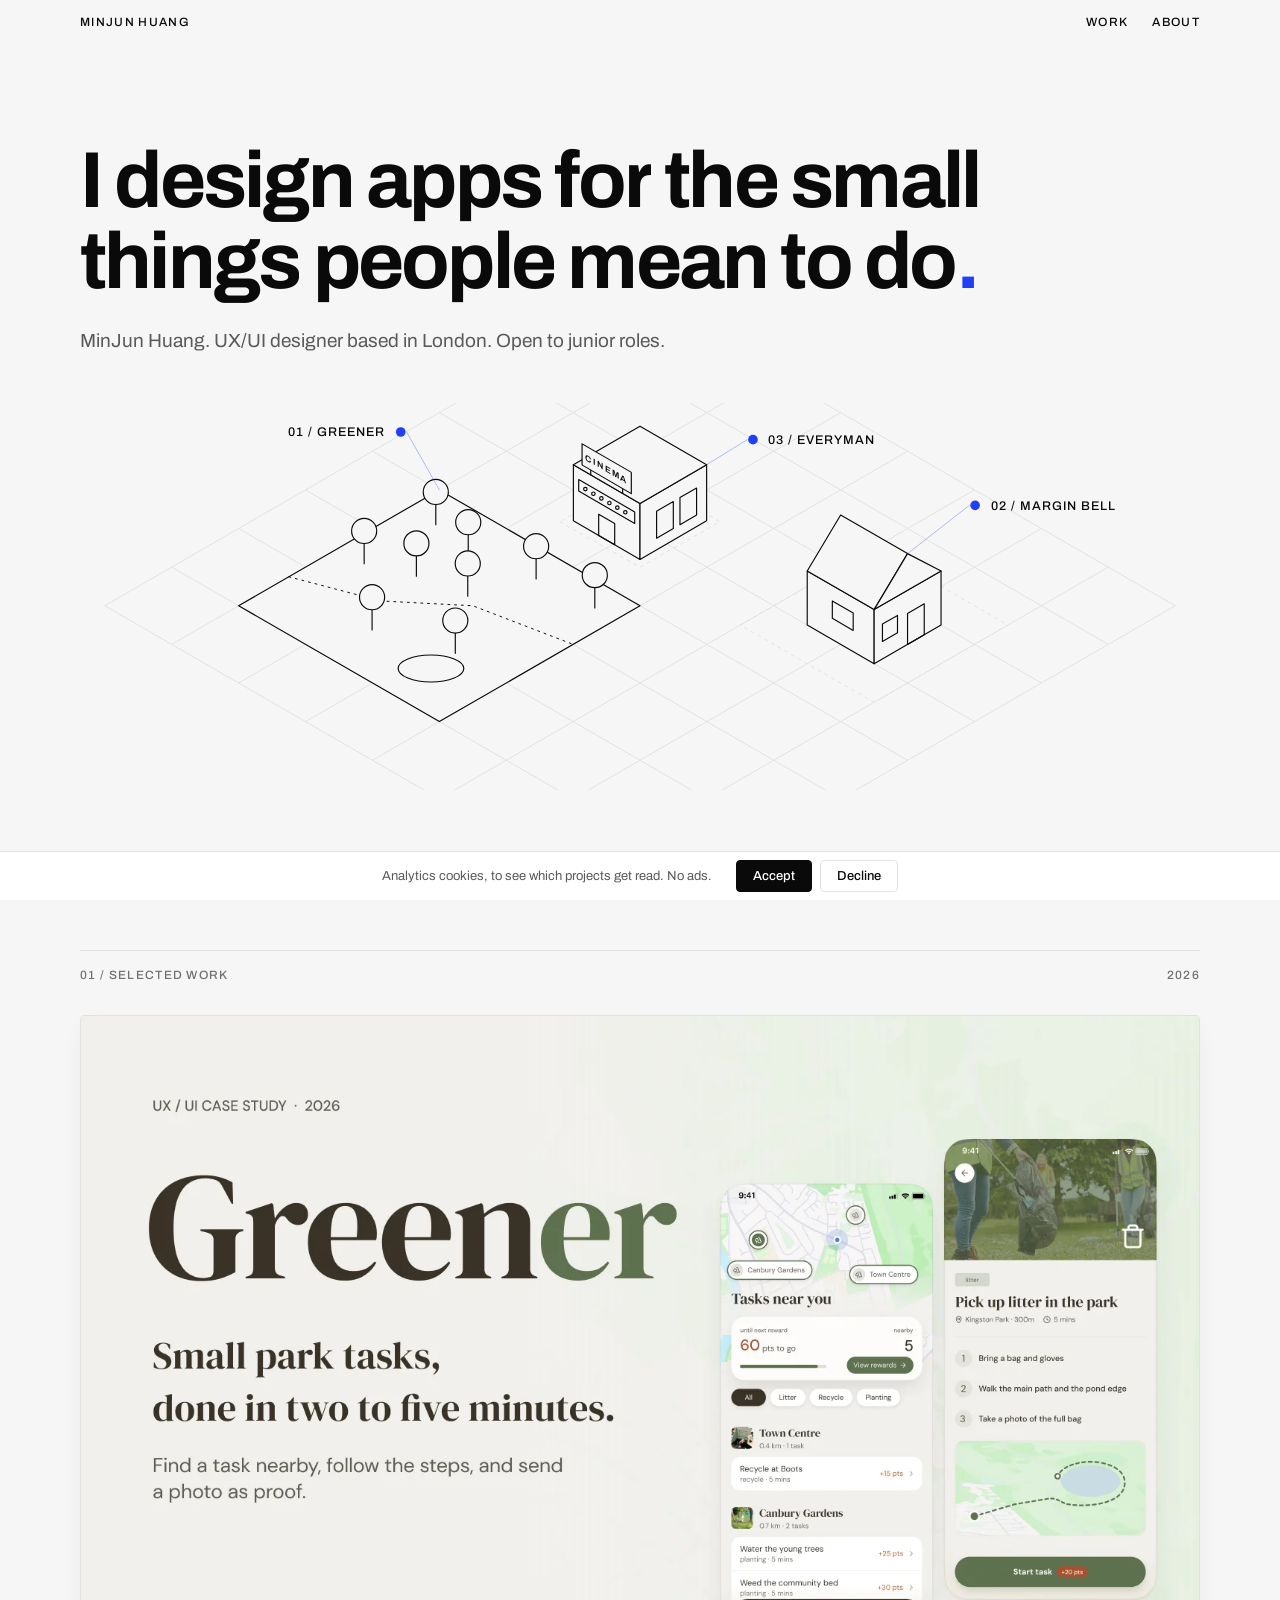
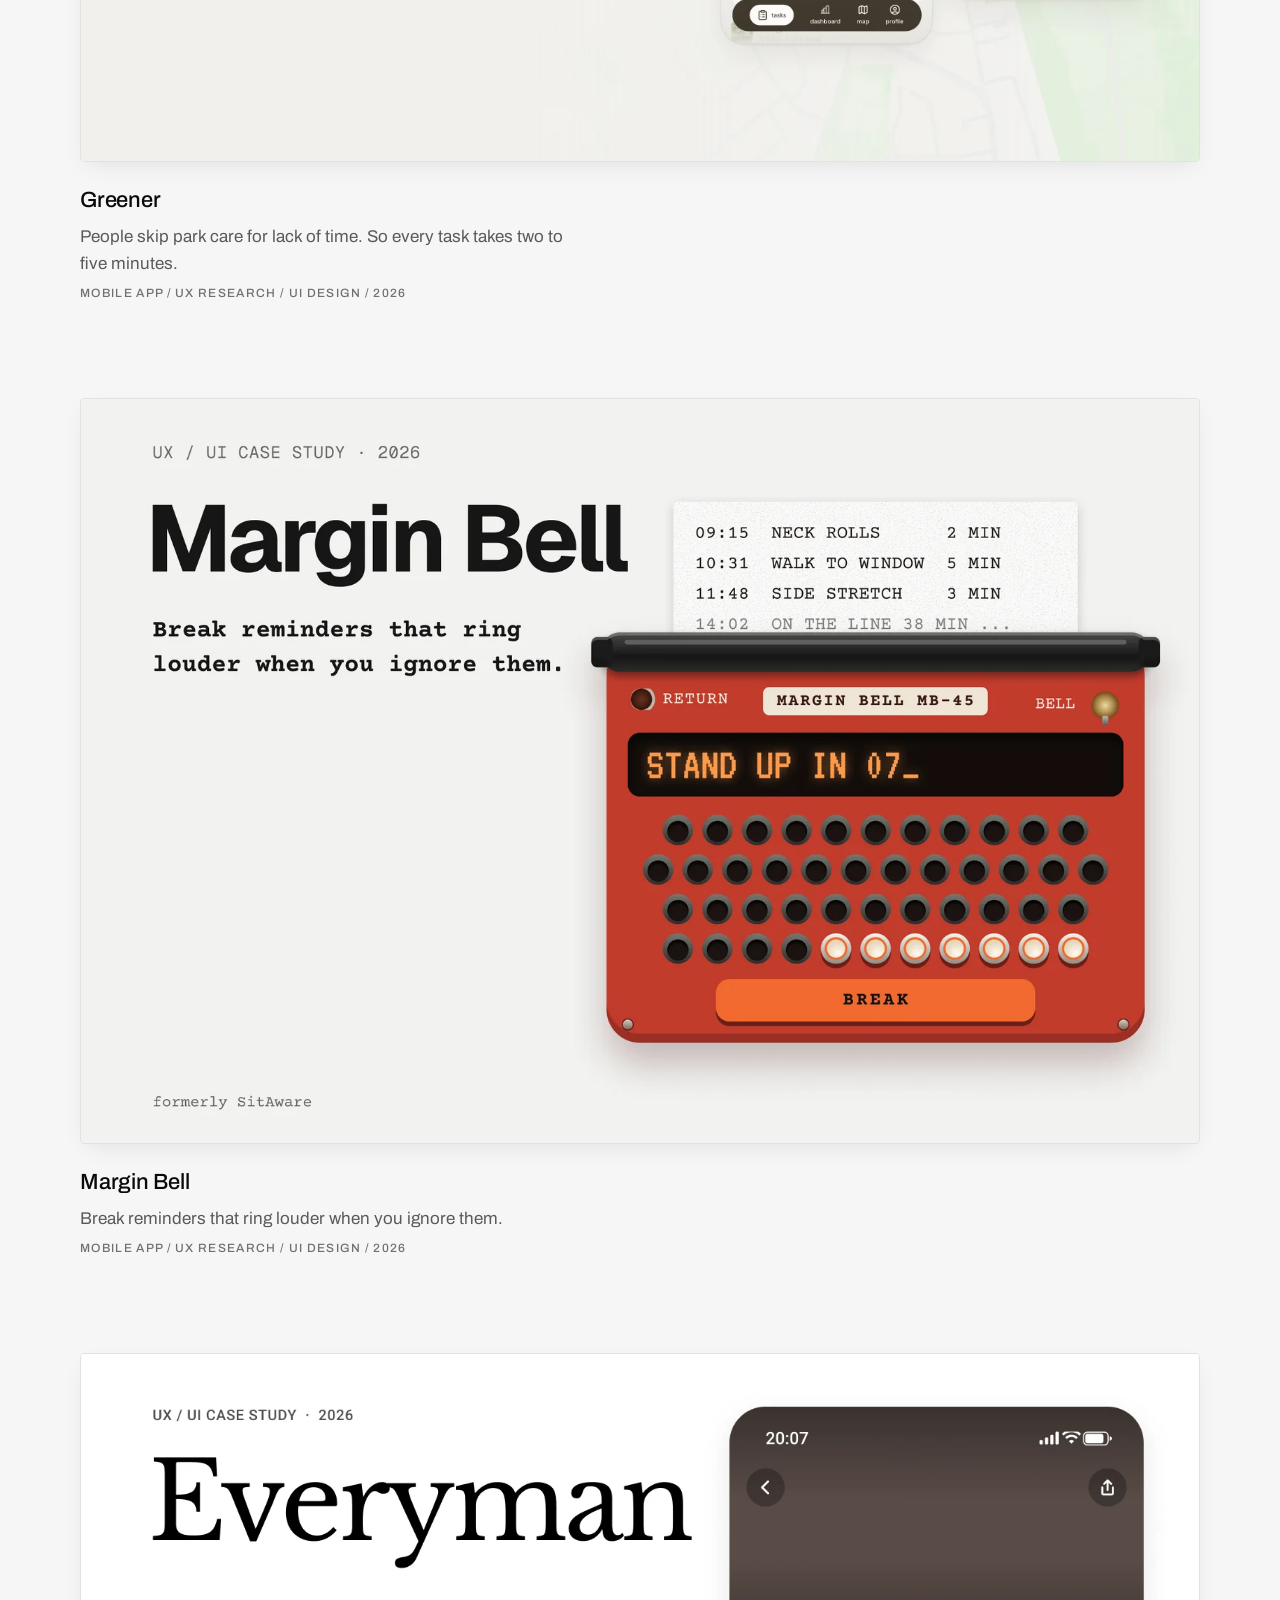
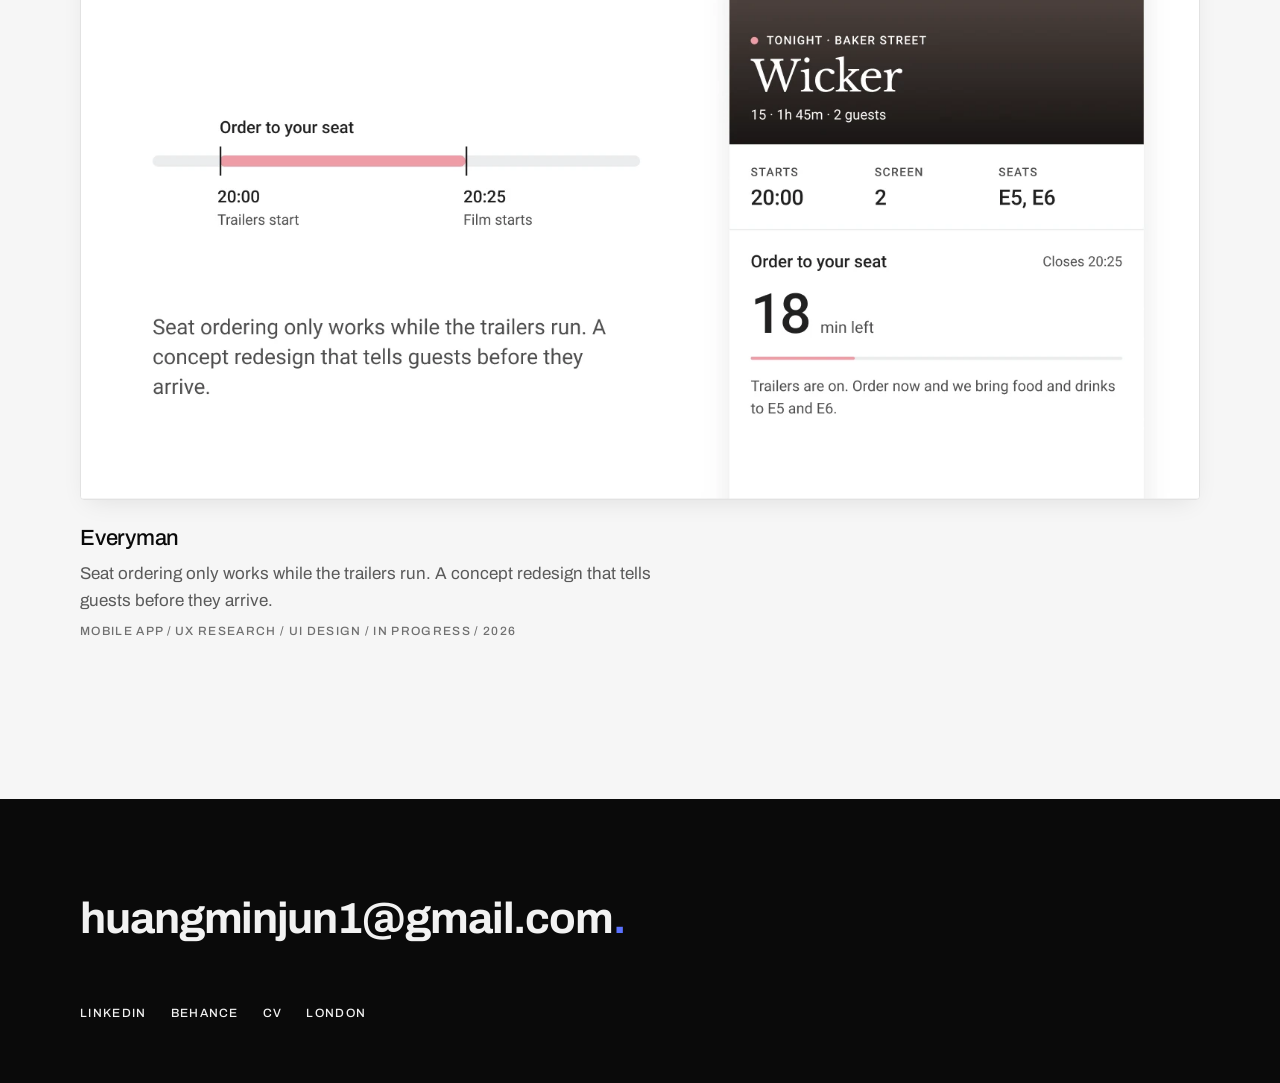
<file: index.html>
<!doctype html>
<html lang="en">
<head>
  <meta charset="utf-8">
  <meta name="viewport" content="width=device-width, initial-scale=1">
  <title>MinJun Huang, UX/UI designer</title>
  <meta name="description" content="UX/UI designer based in London. Open to junior roles.">
  <link rel="icon" href="assets/favicon.svg" type="image/svg+xml">
  <link rel="apple-touch-icon" href="assets/apple-touch-icon.png">
  <meta property="og:type" content="website">
  <meta property="og:site_name" content="MinJun Huang">
  <meta property="og:title" content="MinJun Huang, UX/UI designer">
  <meta property="og:description" content="UX/UI designer based in London. Open to junior roles.">
  <meta property="og:url" content="https://minjun-huang.github.io/">
  <meta property="og:image" content="https://minjun-huang.github.io/assets/og.jpg">
  <meta property="og:image:width" content="1200">
  <meta property="og:image:height" content="630">
  <meta property="og:image:alt" content="MinJun Huang. UX/UI designer based in London.">
  <meta name="twitter:card" content="summary_large_image">
  <link rel="preconnect" href="https://fonts.googleapis.com">
  <link rel="preconnect" href="https://fonts.gstatic.com" crossorigin>
  <link rel="stylesheet" href="https://fonts.googleapis.com/css2?family=Archivo:wght@400;500;700&display=swap">
  <link rel="stylesheet" href="css/style.css?v=20261118a">
  <script src="data/projects.js?v=20261119a" defer></script>
  <script src="js/main.js?v=20261118a" defer></script>
  <script src="js/analytics.js?v=20261110" defer></script>
</head>
<body>
  <header class="nav nav--entrance">
    <nav class="wrap nav__inner" aria-label="Main">
      <a class="label nav__link" style="--n:0" href="index.html">MinJun Huang</a>
      <div class="nav__links">
        <a class="label nav__link nav__link--secondary" style="--n:1" href="index.html#work">Work</a>
        <a class="label nav__link nav__link--secondary" style="--n:2" href="about.html">About</a>
      </div>
    </nav>
  </header>

  <main>
    <section class="wrap hero-block">
      <h1 class="hero" style="font-size:clamp(34px,6.2vw,92px);line-height:1.02;max-width:14em" aria-label="I design apps for the small things people mean to do."><span aria-hidden="true"><span class="hero__word"><span class="hero__char" style="--i:0">I</span></span> <span class="hero__word"><span class="hero__char" style="--i:1">d</span><span class="hero__char" style="--i:2">e</span><span class="hero__char" style="--i:3">s</span><span class="hero__char" style="--i:4">i</span><span class="hero__char" style="--i:5">g</span><span class="hero__char" style="--i:6">n</span></span> <span class="hero__word"><span class="hero__char" style="--i:7">a</span><span class="hero__char" style="--i:8">p</span><span class="hero__char" style="--i:9">p</span><span class="hero__char" style="--i:10">s</span></span> <span class="hero__word"><span class="hero__char" style="--i:11">f</span><span class="hero__char" style="--i:12">o</span><span class="hero__char" style="--i:13">r</span></span> <span class="hero__word"><span class="hero__char" style="--i:14">t</span><span class="hero__char" style="--i:15">h</span><span class="hero__char" style="--i:16">e</span></span> <span class="hero__word"><span class="hero__char" style="--i:17">s</span><span class="hero__char" style="--i:18">m</span><span class="hero__char" style="--i:19">a</span><span class="hero__char" style="--i:20">l</span><span class="hero__char" style="--i:21">l</span></span> <span class="hero__word"><span class="hero__char" style="--i:22">t</span><span class="hero__char" style="--i:23">h</span><span class="hero__char" style="--i:24">i</span><span class="hero__char" style="--i:25">n</span><span class="hero__char" style="--i:26">g</span><span class="hero__char" style="--i:27">s</span></span> <span class="hero__word"><span class="hero__char" style="--i:28">p</span><span class="hero__char" style="--i:29">e</span><span class="hero__char" style="--i:30">o</span><span class="hero__char" style="--i:31">p</span><span class="hero__char" style="--i:32">l</span><span class="hero__char" style="--i:33">e</span></span> <span class="hero__word"><span class="hero__char" style="--i:34">m</span><span class="hero__char" style="--i:35">e</span><span class="hero__char" style="--i:36">a</span><span class="hero__char" style="--i:37">n</span></span> <span class="hero__word"><span class="hero__char" style="--i:38">t</span><span class="hero__char" style="--i:39">o</span></span> <span class="hero__word"><span class="hero__char" style="--i:40">d</span><span class="hero__char" style="--i:41">o</span><span class="hero__char stop" style="--i:41">.</span></span></span></h1>
      <p class="lead">MinJun Huang. UX/UI designer based in London. Open to junior&nbsp;roles.</p>
    </section>

    <section class="wrap town" data-town aria-label="Pick a project">
      <svg class="town__svg" viewBox="60 150 1160 400" aria-hidden="false" role="group" aria-label="Projects as a small town: a park for Greener, a house for Margin Bell and a cinema for Everyman, still being built"><g class="town__grid"><path class="" d="M640.0 40.0 L85.7 360.0"/><path class="" d="M640.0 40.0 L1194.3 360.0"/><path class="" d="M709.3 80.0 L155.0 400.0"/><path class="" d="M570.7 80.0 L1125.0 400.0"/><path class="" d="M778.6 120.0 L224.3 440.0"/><path class="" d="M501.4 120.0 L1055.7 440.0"/><path class="" d="M847.8 160.0 L293.6 480.0"/><path class="" d="M432.2 160.0 L986.4 480.0"/><path class="" d="M917.1 200.0 L362.9 520.0"/><path class="" d="M362.9 200.0 L917.1 520.0"/><path class="" d="M986.4 240.0 L432.2 560.0"/><path class="" d="M293.6 240.0 L847.8 560.0"/><path class="" d="M1055.7 280.0 L501.4 600.0"/><path class="" d="M224.3 280.0 L778.6 600.0"/><path class="" d="M1125.0 320.0 L570.7 640.0"/><path class="" d="M155.0 320.0 L709.3 640.0"/><path class="" d="M1194.3 360.0 L640.0 680.0"/><path class="" d="M85.7 360.0 L640.0 680.0"/></g><a class="town__plot" href="case.html?slug=greener" data-slug="greener" data-cx="432" data-cy="360"><title>Greener</title><path class="town__fill" d="M432.2 240.0 L640.0 360.0 L432.2 480.0 L224.3 360.0 Z" /><path class="town__dash" d="M276.3 330.0 L371.5 355.0 L466.8 360.0 L570.7 400.0"/><ellipse class="town__line" cx="423.5" cy="425.0" rx="34" ry="14"/><path class="town__line" d="M428.5 276.1 V251.1"/><circle class="town__fill" cx="428.5" cy="242.1" r="13"/><path class="town__line" d="M462.1 307.5 V282.5"/><circle class="town__fill" cx="462.1" cy="273.5" r="13"/><path class="town__line" d="M354.3 316.5 V291.5"/><circle class="town__fill" cx="354.3" cy="282.5" r="13"/><path class="town__line" d="M408.4 329.4 V304.4"/><circle class="town__fill" cx="408.4" cy="295.4" r="13"/><path class="town__line" d="M532.4 332.3 V307.3"/><circle class="town__fill" cx="532.4" cy="298.3" r="13"/><path class="town__line" d="M461.6 350.2 V325.2"/><circle class="town__fill" cx="461.6" cy="316.2" r="13"/><path class="town__line" d="M593.2 362.3 V337.3"/><circle class="town__fill" cx="593.2" cy="328.3" r="13"/><path class="town__line" d="M362.5 385.1 V360.1"/><circle class="town__fill" cx="362.5" cy="351.1" r="13"/><path class="town__line" d="M448.7 409.3 V384.3"/><circle class="town__fill" cx="448.7" cy="375.3" r="13"/><path class="town__leader" d="M432.2 240.0 L398.2 180.0"/><circle class="town__dot" cx="392.2" cy="180.0" r="5"/><circle class="town__ring" cx="392.2" cy="180.0" r="14"/><text class="town__label" x="376.2" y="184.5" text-anchor="end">01 / Greener</text><text class="town__blurb" x="376.2" y="204.0" text-anchor="end">Small park tasks, done in two to five minutes.</text></a><a class="town__plot" href="case.html?slug=sitaware" data-slug="sitaware" data-cx="882" data-cy="350"><title>Margin Bell</title><path class="town__fill town__plotline" d="M882.5 300.0 L1021.1 380.0 L882.5 460.0 L743.9 380.0 Z" /><path class="town__fill" d="M813.2 380.0 L882.5 420.0 L882.5 364.0 L813.2 324.0 Z" /><path class="town__fill" d="M951.8 380.0 L882.5 420.0 L882.5 364.0 L951.8 324.0 Z" /><path class="town__fill" d="M813.2 324.0 L882.5 364.0 L917.1 306.0 L847.8 266.0 Z" /><path class="town__fill" d="M951.8 324.0 L882.5 364.0 L917.1 306.0 Z" /><path class="town__line" d="M934.4 390.0 L917.1 400.0 L917.1 368.0 L934.4 358.0 Z" /><path class="town__line" d="M906.7 388.0 L891.1 397.0 L891.1 379.0 L906.7 370.0 Z" /><path class="town__line" d="M839.2 373.0 L860.8 385.5 L860.8 367.5 L839.2 355.0 Z" /><path class="town__leader" d="M917.1 306.0 L981.1 256.0"/><circle class="town__dot" cx="987.1" cy="256.0" r="5"/><circle class="town__ring" cx="987.1" cy="256.0" r="14"/><text class="town__label" x="1003.1" y="260.5">02 / Margin Bell</text><text class="town__blurb" x="1003.1" y="280.0">Break reminders that ring louder<tspan x="1003.1" dy="17">when you ignore them.</tspan></text></a><g class="town__plot town__plot--wip" data-slug="everyman" tabindex="0" role="img" aria-label="Everyman, in progress"><title>Everyman: under construction</title><path class="town__fill town__plotline" d="M557.0 273.0 L640.0 320.0 L723.0 273.0 L640.0 226.0 Z" /><path class="town__fill" d="M571.0 272.0 L640.0 312.0 L640.0 254.0 L571.0 214.0 Z" /><path class="town__fill" d="M709.0 272.0 L640.0 312.0 L640.0 254.0 L709.0 214.0 Z" /><path class="town__fill" d="M571.0 214.0 L640.0 254.0 L709.0 214.0 L640.0 174.0 Z" /><g class="town__sign" transform="matrix(1,0.5797,0,1,571,272)"><path class="town__line" d="M18 -58 V-63 M51 -58 V-63"/><rect class="town__fill" x="9" y="-85" width="51" height="22"/><text class="town__sign-text" x="34.5" y="-70.5" text-anchor="middle">CINEMA</text></g><path class="town__line" d="M576.5 229.2 L634.5 262.8 L634.5 274.8 L576.5 241.2 Z" /><circle class="town__line town__bulb" style="--i:0" cx="583.4" cy="239.2" r="1.8"/><circle class="town__line town__bulb" style="--i:1" cx="591.7" cy="244.0" r="1.8"/><circle class="town__line town__bulb" style="--i:2" cx="600.0" cy="248.8" r="1.8"/><circle class="town__line town__bulb" style="--i:3" cx="608.3" cy="253.6" r="1.8"/><circle class="town__line town__bulb" style="--i:4" cx="616.5" cy="258.4" r="1.8"/><circle class="town__line town__bulb" style="--i:5" cx="624.8" cy="263.2" r="1.8"/><path class="town__line" d="M597.2 287.2 L613.8 296.8 L613.8 274.8 L597.2 265.2 Z" /><path class="town__line" d="M657.2 290.0 L674.5 280.0 L674.5 252.0 L657.2 262.0 Z M681.4 276.0 L698.6 266.0 L698.6 238.0 L681.4 248.0 Z" /><path class="town__leader" d="M709.0 214.0 L751.0 188.0"/><circle class="town__dot" cx="757.0" cy="188.0" r="5"/><circle class="town__ring" cx="757.0" cy="188.0" r="14"/><text class="town__label" x="773.0" y="192.5">03 / Everyman</text><rect class="town__wip" x="773.0" y="207.0" width="168" height="20" rx="2"/><text class="town__wip-text" x="781.0" y="221.0">Under construction</text></g></svg>
    </section>

    <section class="wrap section" id="work">
      <div class="section-rule" data-reveal>
        <span class="label">01 / Selected work</span>
        <span class="label" data-work-year></span>
      </div>
      <div class="project-list" data-project-list>
        <noscript>
          <p class="body">The project list needs JavaScript. For my work and CV, email huangminjun1@gmail.com.</p>
        </noscript>
      </div>
    </section>
  </main>

  <footer class="footer">
    <div class="wrap">
      <p class="h2 footer__email"><a href="mailto:huangminjun1@gmail.com">huangminjun1<wbr>@gmail.com</a><span class="stop">.</span></p>
      <div class="footer__links">
        <a class="label footer__link" href="https://www.linkedin.com/in/minjun-huang1" target="_blank" rel="noopener">LinkedIn</a>
        <a class="label footer__link" href="https://www.behance.net/minjunhuang1" target="_blank" rel="noopener">Behance</a>
        <a class="label footer__link" href="assets/cv.pdf" target="_blank" rel="noopener">CV</a>
        <span class="label footer__link">London</span>
      </div>
    </div>
  </footer>
</body>
</html>
</file>
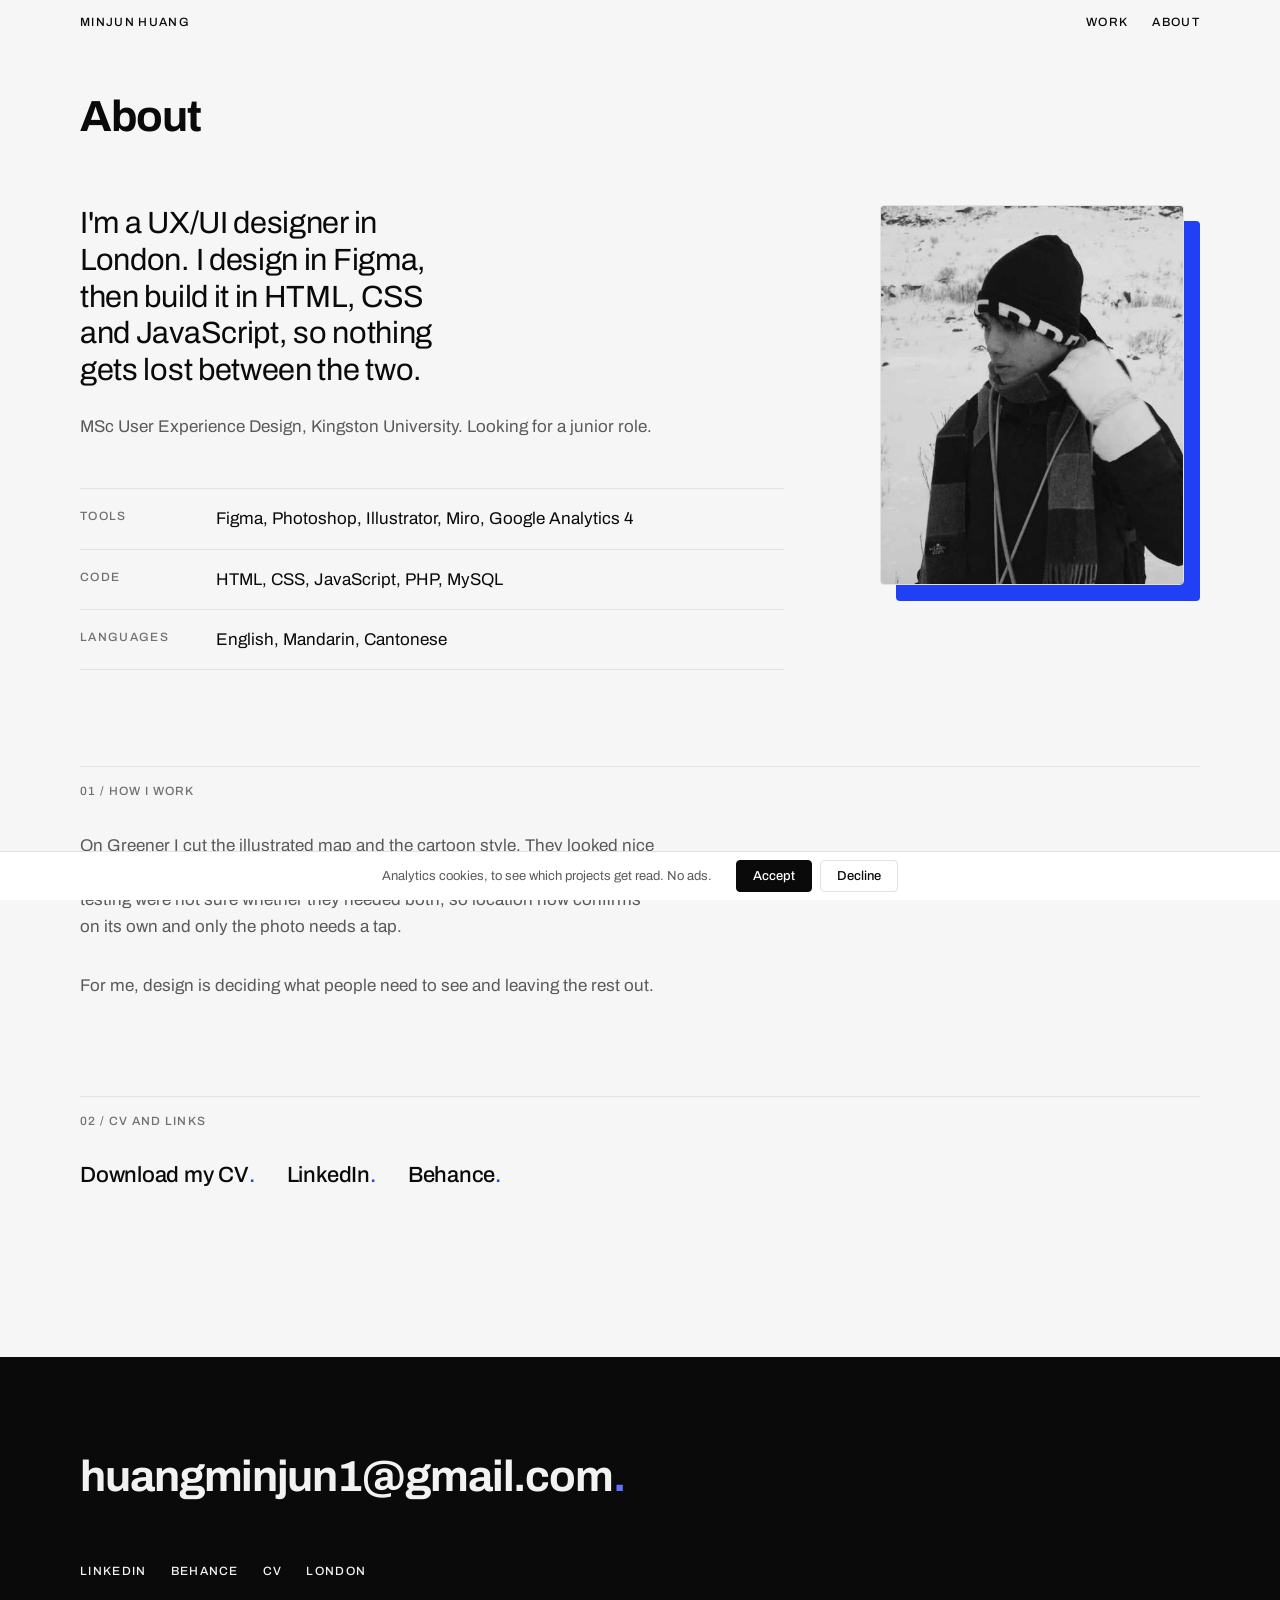
<file: about.html>
<!doctype html>
<html lang="en">
<head>
  <meta charset="utf-8">
  <meta name="viewport" content="width=device-width, initial-scale=1">
  <title>About, MinJun Huang</title>
  <meta name="description" content="About MinJun Huang, UX/UI designer based in London.">
  <link rel="icon" href="assets/favicon.svg" type="image/svg+xml">
  <link rel="apple-touch-icon" href="assets/apple-touch-icon.png">
  <meta property="og:type" content="website">
  <meta property="og:site_name" content="MinJun Huang">
  <meta property="og:title" content="About, MinJun Huang">
  <meta property="og:description" content="About MinJun Huang, UX/UI designer based in London.">
  <meta property="og:url" content="https://minjun-huang.github.io/about.html">
  <meta property="og:image" content="https://minjun-huang.github.io/assets/og.jpg">
  <meta property="og:image:width" content="1200">
  <meta property="og:image:height" content="630">
  <meta property="og:image:alt" content="MinJun Huang. UX/UI designer based in London.">
  <meta name="twitter:card" content="summary_large_image">
  <link rel="preconnect" href="https://fonts.googleapis.com">
  <link rel="preconnect" href="https://fonts.gstatic.com" crossorigin>
  <link rel="stylesheet" href="https://fonts.googleapis.com/css2?family=Archivo:wght@400;500;700&display=swap">
  <link rel="stylesheet" href="css/style.css?v=20261110">
  <script src="js/main.js?v=20261110" defer></script>
  <script src="js/analytics.js?v=20261110" defer></script>
</head>
<body>
  <header class="nav nav--entrance">
    <nav class="wrap nav__inner" aria-label="Main">
      <a class="label nav__link" style="--n:0" href="index.html">MinJun Huang</a>
      <div class="nav__links">
        <a class="label nav__link nav__link--secondary" style="--n:1" href="index.html#work">Work</a>
        <a class="label nav__link nav__link--secondary" style="--n:2" href="about.html" aria-current="page">About</a>
      </div>
    </nav>
  </header>

  <main class="wrap page-head">
    <h1 class="h2">About</h1>
    <div class="about-intro">
      <div class="about-copy">
        <p class="about-lead">I'm a UX/UI designer in London. I design in Figma, then build it in HTML, CSS and JavaScript, so nothing gets lost between the two.</p>
        <p class="about-meta">MSc User Experience Design, Kingston University. Looking for a junior role.</p>
        <dl class="about-facts">
          <div><dt class="label">Tools</dt><dd>Figma, Photoshop, Illustrator, Miro, Google Analytics 4</dd></div>
          <div><dt class="label">Code</dt><dd>HTML, CSS, JavaScript, PHP, MySQL</dd></div>
          <div><dt class="label">Languages</dt><dd>English, Mandarin, Cantonese</dd></div>
        </dl>
      </div>
      <figure class="about-photo"><img src="assets/about/minjun.jpg" alt="MinJun Huang outdoors in the snow" width="480" height="600"></figure>
    </div>

    <div class="section-rule">
      <span class="label">01 / How I work</span>
    </div>
    <div class="page-copy">
      <p class="body">On Greener I cut the illustrated map and the cartoon style. They looked nice but didn't help anyone. I also cut one of the two check-in buttons. People in testing were not sure whether they needed both, so location now confirms on its own and only the photo needs a tap.</p>
      <p class="body">For me, design is deciding what people need to see and leaving the rest out.</p>
    </div>

    <div class="section-rule">
      <span class="label">02 / CV and links</span>
    </div>
    <div class="contact-list">
      <a class="h3" href="assets/cv.pdf" target="_blank" rel="noopener">Download my CV<span class="stop">.</span></a>
      <a class="h3" href="https://www.linkedin.com/in/minjun-huang1" target="_blank" rel="noopener">LinkedIn<span class="stop">.</span></a>
      <a class="h3" href="https://www.behance.net/minjunhuang1" target="_blank" rel="noopener">Behance<span class="stop">.</span></a>
    </div>
  </main>

  <footer class="footer">
    <div class="wrap">
      <p class="h2 footer__email"><a href="mailto:huangminjun1@gmail.com">huangminjun1<wbr>@gmail.com</a><span class="stop">.</span></p>
      <div class="footer__links">
        <a class="label footer__link" href="https://www.linkedin.com/in/minjun-huang1" target="_blank" rel="noopener">LinkedIn</a>
        <a class="label footer__link" href="https://www.behance.net/minjunhuang1" target="_blank" rel="noopener">Behance</a>
        <a class="label footer__link" href="assets/cv.pdf" target="_blank" rel="noopener">CV</a>
        <span class="label footer__link">London</span>
      </div>
    </div>
  </footer>
</body>
</html>
</file>
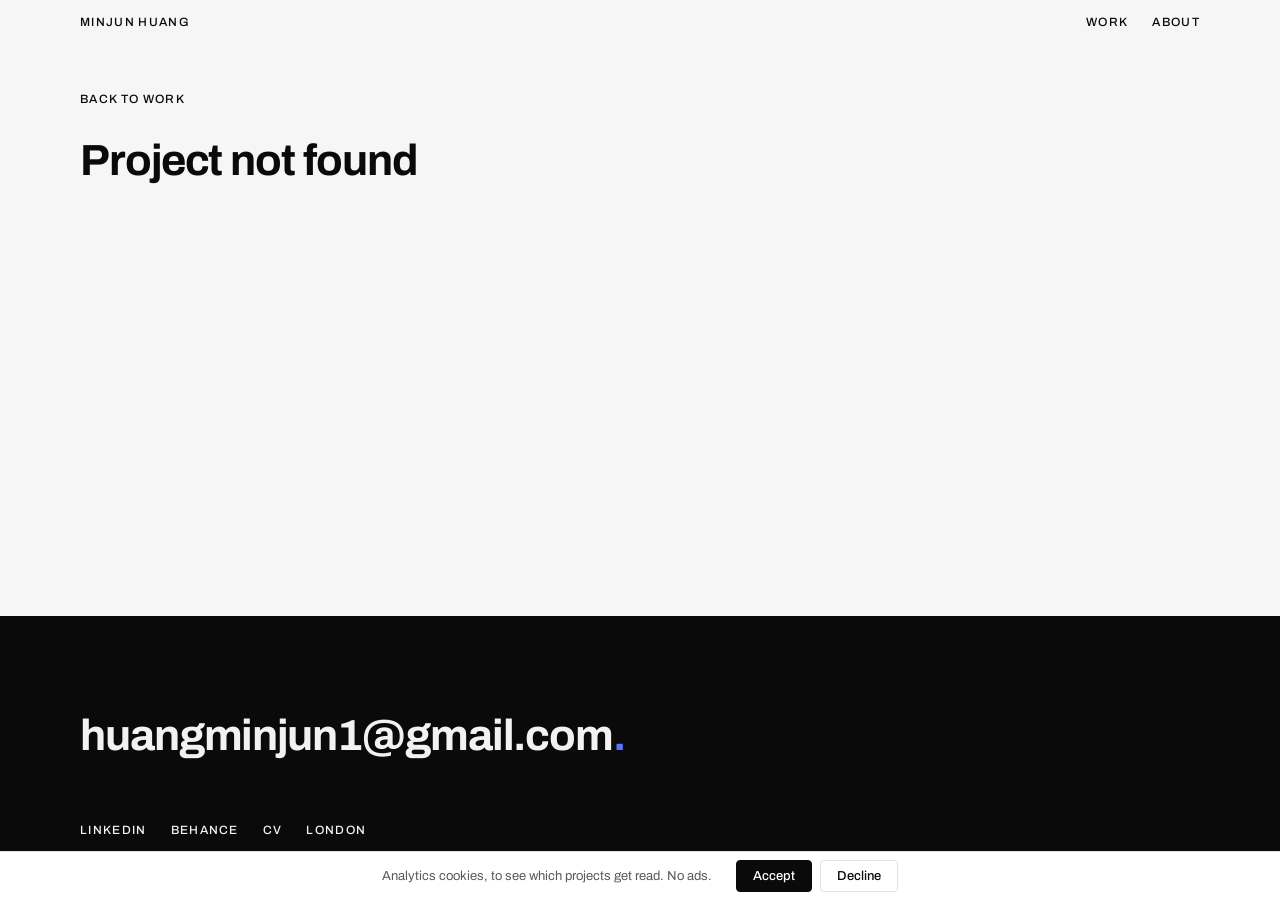
<file: case.html>
<!doctype html>
<html lang="en">
<head>
  <meta charset="utf-8">
  <meta name="viewport" content="width=device-width, initial-scale=1">
  <title>Case study by MinJun Huang</title>
  <meta name="description" content="Case study by MinJun Huang, UX/UI designer based in London.">
  <link rel="icon" href="assets/favicon.svg" type="image/svg+xml">
  <link rel="apple-touch-icon" href="assets/apple-touch-icon.png">
  <meta property="og:type" content="website">
  <meta property="og:site_name" content="MinJun Huang">
  <meta property="og:title" content="Case study by MinJun Huang">
  <meta property="og:description" content="Case study by MinJun Huang, UX/UI designer based in London.">
  <meta property="og:url" content="https://minjun-huang.github.io/case.html">
  <meta property="og:image" content="https://minjun-huang.github.io/assets/og.jpg">
  <meta property="og:image:width" content="1200">
  <meta property="og:image:height" content="630">
  <meta property="og:image:alt" content="MinJun Huang. UX/UI designer based in London.">
  <meta name="twitter:card" content="summary_large_image">
  <link rel="preconnect" href="https://fonts.googleapis.com">
  <link rel="preconnect" href="https://fonts.gstatic.com" crossorigin>
  <link rel="stylesheet" href="https://fonts.googleapis.com/css2?family=Archivo:wght@400;500;700&display=swap">
  <link rel="stylesheet" href="css/style.css?v=20261118a">
  <script src="data/projects.js?v=20261119a" defer></script>
  <script src="js/main.js?v=20261118a" defer></script>
  <script src="js/analytics.js?v=20261110" defer></script>
</head>
<body>
  <header class="nav nav--entrance">
    <nav class="wrap nav__inner" aria-label="Main">
      <a class="label nav__link" style="--n:0" href="index.html">MinJun Huang</a>
      <div class="nav__links">
        <a class="label nav__link nav__link--secondary" style="--n:1" href="index.html#work">Work</a>
        <a class="label nav__link nav__link--secondary" style="--n:2" href="about.html">About</a>
      </div>
    </nav>
  </header>

  <main class="wrap page-head" data-case>
    <noscript>
      <p class="body">This case study needs JavaScript. For my work and CV, email huangminjun1@gmail.com.</p>
    </noscript>
  </main>

  <footer class="footer">
    <div class="wrap">
      <p class="h2 footer__email"><a href="mailto:huangminjun1@gmail.com">huangminjun1<wbr>@gmail.com</a><span class="stop">.</span></p>
      <div class="footer__links">
        <a class="label footer__link" href="https://www.linkedin.com/in/minjun-huang1" target="_blank" rel="noopener">LinkedIn</a>
        <a class="label footer__link" href="https://www.behance.net/minjunhuang1" target="_blank" rel="noopener">Behance</a>
        <a class="label footer__link" href="assets/cv.pdf" target="_blank" rel="noopener">CV</a>
        <span class="label footer__link">London</span>
      </div>
    </div>
  </footer>
</body>
</html>
</file>
<file: css/style.css>
:root {
  --bg: #F6F6F6;
  --surface: #FFFFFF;
  --ink: #0A0A0A;
  --ink-2: #5A5A5A;
  --ink-3: #707070;
  --line: #E2E2E2;
  --accent: #2140F5;
  --accent-dark: #5B72FF;
  --footer-bg: #0A0A0A;
  --footer-ink: #F2F2F2;

  --space-8: 8px;
  --space-16: 16px;
  --space-24: 24px;
  --space-32: 32px;
  --space-48: 48px;
  --space-64: 64px;
  --space-96: 96px;
  --space-160: 160px;

  --ease-enter: cubic-bezier(0.22, 0.61, 0.36, 1);

  --gutter: var(--space-24);
  --section: var(--space-96);
  --column: 1400px;
}

*,
*::before,
*::after {
  box-sizing: border-box;
}

html {
  -webkit-text-size-adjust: 100%;
  text-size-adjust: 100%;
}

body {
  display: flex;
  flex-direction: column;
  min-height: 100vh;
  margin: 0;
  background: var(--bg);
  color: var(--ink-2);
  font-family: "Archivo", sans-serif;
  font-size: 17px;
  font-weight: 400;
  line-height: 1.6;
  font-synthesis: none;
}

h1,
h2,
h3,
p {
  margin: 0;
}

img {
  display: block;
  max-width: 100%;
  height: auto;
}

a {
  color: inherit;
  text-decoration: none;
}

:focus-visible {
  outline: 2px solid var(--ink);
  outline-offset: 2px;
}

@media (hover: hover) {
  a:hover {
    text-decoration: underline;
    text-decoration-color: var(--accent);
    text-decoration-thickness: 1px;
    text-underline-offset: 4px;
  }
}

/* Layout */

.wrap {
  width: 100%;
  max-width: calc(var(--column) + 2 * var(--gutter));
  margin-inline: auto;
  padding-inline: var(--gutter);
}

main {
  flex: 1;
}

.section {
  margin-top: var(--section);
}

/* The hero and the first section are one thought: who this is, then the work.
   A full section gap between them reads as a void on the first screen. */
.hero-block + .section {
  margin-top: var(--space-96);
}

/* Type */

.hero {
  color: var(--ink);
  font-size: 48px;
  font-weight: 700;
  line-height: 0.95;
  letter-spacing: -0.035em;
}

.h2 {
  color: var(--ink);
  font-size: clamp(28px, 3.4vw, 44px);
  font-weight: 700;
  line-height: 1.1;
  letter-spacing: -0.025em;
}

.lead {
  max-width: 58ch;
  color: var(--ink-2);
  font-size: 19px;
  line-height: 1.5;
  text-wrap: balance;
}

.h3 {
  color: var(--ink);
  font-size: 22px;
  font-weight: 500;
  line-height: 1.3;
  letter-spacing: -0.01em;
}

.body {
  max-width: 58ch;
  text-wrap: pretty;
}

.label {
  font-size: 12px;
  font-weight: 500;
  line-height: 1.4;
  letter-spacing: 0.11em;
  text-transform: uppercase;
}

.stop {
  color: var(--accent);
}

/* Navigation */

.nav {
  position: sticky;
  top: 0;
  z-index: 10;
  background: var(--bg);
  border-bottom: 1px solid transparent;
}

.nav.is-scrolled {
  border-bottom-color: var(--line);
}

.nav__inner {
  display: flex;
  align-items: center;
  justify-content: space-between;
  gap: var(--space-24);
}

.nav__links {
  display: flex;
  gap: var(--space-24);
}

.nav__link {
  display: inline-flex;
  align-items: center;
  min-height: 44px;
  color: var(--ink);
}

.nav__link--secondary {
  display: none;
}

.nav__link--cv {
  color: var(--accent);
}

/* Hero */

.hero-block {
  padding-top: var(--space-64);
}

.hero-block .lead {
  margin-top: var(--space-24);
}

/* Section rule */

.section-rule {
  display: flex;
  justify-content: space-between;
  gap: var(--space-24);
  padding-top: var(--space-16);
  border-top: 1px solid var(--line);
  color: var(--ink-3);
}

/* Project rows */

.project-list {
  display: flex;
  flex-direction: column;
  gap: var(--space-64);
  margin-top: var(--space-32);
}

.project-row {
  display: block;
}

.project-row:hover {
  text-decoration: none;
}

.project-row__media {
  aspect-ratio: 3 / 2;
  overflow: hidden;
  border: 1px solid var(--line);
  border-radius: 4px;
  background: var(--surface);
  box-shadow: 0 8px 24px -8px rgba(10, 10, 10, 0.10);
}

.project-row__media img {
  width: 100%;
  height: 100%;
  object-fit: cover;
  transition: transform 400ms ease-out;
}

@media (hover: hover) {
  .project-row:hover .project-row__media img {
    transform: scale(1.02);
  }
}

.project-row__title {
  margin-top: var(--space-24);
}

.project-row__summary {
  margin-top: var(--space-8);
}

.project-row__meta {
  margin-top: var(--space-8);
  color: var(--ink-3);
}

/* A project still being built: no link, an accent tape on hover. */

.project-row--wip {
  cursor: default;
  outline: none;
}

.project-row--wip .project-row__media {
  position: relative;
  overflow: hidden;
}

.wip-tape {
  position: absolute;
  left: -10%;
  right: -10%;
  top: 50%;
  padding: 14px 0;
  background: var(--accent);
  color: #FFFFFF;
  overflow: hidden;
  white-space: nowrap;
  transform: translateY(-50%) rotate(-6deg) scaleX(0);
  transform-origin: left center;
  transition: transform 360ms var(--ease-enter);
}

.wip-tape__text {
  display: inline-block;
  font: 500 15px/1 "Archivo", sans-serif;
  letter-spacing: .08em;
  text-transform: uppercase;
}

.project-row--wip:hover .wip-tape,
.project-row--wip:focus-visible .wip-tape {
  transform: translateY(-50%) rotate(-6deg) scaleX(1);
}

.project-row--wip:hover .project-row__media img,
.project-row--wip:focus-visible .project-row__media img {
  transform: none;
  filter: grayscale(1);
  opacity: .55;
}

.project-row--wip .project-row__media img {
  transition: filter 300ms ease-out, opacity 300ms ease-out;
}

@media (prefers-reduced-motion: reduce) {
  .wip-tape { transition: none; }
}

/* Case study and About */

.page-head {
  padding-top: var(--space-32);
}

.back-link {
  display: inline-flex;
  align-items: center;
  min-height: 44px;
  color: var(--ink);
}

.page-head .h2 {
  margin-top: var(--space-16);
}

.case-meta {
  margin-top: var(--space-16);
  color: var(--ink-3);
}

.case-blocks {
  display: flex;
  flex-direction: column;
  gap: var(--space-32);
  margin-top: var(--space-64);
}

/* On About the rules are direct children of the page, with no flex gap above
   them, so the border would land on the last line of the previous paragraph. */
.page-head > .section-rule {
  margin-top: var(--section);
}

.page-head > .section-rule + .page-copy {
  margin-top: var(--space-32);
}

.case-blocks .section-rule:not(:first-child) {
  margin-top: calc(var(--section) - var(--space-32));
}

/* A section heading carries the point of the section; the label above it
   carries only the number. A caption sits tight under the image it describes. */
.case-heading {
  margin-top: calc(var(--space-16) * -1);
  max-width: 24ch;
}

.case-caption {
  margin-top: calc(var(--space-24) * -1);
  font-size: 15px;
  line-height: 1.5;
  color: var(--ink-3);
}

.case-image {
  width: 100%;
  border: 1px solid var(--line);
  border-radius: 4px;
  background: var(--surface);
}

.page-copy {
  display: flex;
  flex-direction: column;
  gap: var(--space-32);
  margin-top: var(--space-64);
}

/* Footer */

.footer {
  margin-top: var(--section);
  padding-block: var(--space-96) var(--space-48);
  background: var(--footer-bg);
  color: var(--footer-ink);
}

.footer .stop {
  color: var(--accent-dark);
}

.footer :focus-visible {
  outline-color: var(--footer-ink);
}

.footer__email {
  color: var(--footer-ink);
  overflow-wrap: anywhere;
}

.footer__links {
  display: flex;
  flex-wrap: wrap;
  gap: 0 var(--space-24);
  margin-top: var(--space-48);
}

.footer__link {
  display: inline-flex;
  align-items: center;
  min-height: 44px;
}

@media (hover: hover) {
  .footer a:hover {
    text-decoration-color: var(--accent-dark);
  }
}

/* Motion */

/* Home entrance: nav, then the name letter by letter, then the lead line */

@keyframes fade-up {
  from {
    opacity: 0;
    transform: translateY(16px);
  }
}

@keyframes nav-in {
  from {
    opacity: 0;
    transform: translateY(8px);
  }
}

@keyframes rise {
  from {
    transform: translateY(100%);
  }
}

.nav--entrance .nav__link {
  animation: nav-in 380ms var(--ease-enter) both;
  animation-delay: calc(var(--n) * 70ms);
}

/* The word clips its letters; the padding keeps the descender of "g" inside the mask */
.hero__word {
  display: inline-block;
  overflow: hidden;
  vertical-align: top;
  margin-block: -0.06em -0.14em;
}

.hero__char {
  display: inline-block;
  padding-block: 0.06em 0.14em;
  animation: rise 720ms var(--ease-enter) both;
  animation-delay: calc(140ms + min(var(--i) * 18ms, 460ms));
}

.hero-block .lead {
  animation: fade-up 720ms var(--ease-enter) 780ms both;
}

.reveal {
  opacity: 0;
  transform: translateY(16px);
  transition: opacity 500ms ease-out, transform 500ms ease-out;
}

.reveal.is-visible {
  opacity: 1;
  transform: none;
}

@media (prefers-reduced-motion: reduce) {
  .nav--entrance .nav__link,
  .hero__char,
  .hero-block .lead {
    animation: none;
  }

  .reveal {
    opacity: 1;
    transform: none;
    transition: none;
  }

  .project-row__media img {
    transition: none;
  }

  .project-row:hover .project-row__media img {
    transform: none;
  }
}

/* Breakpoints */

@media (min-width: 640px) {
  :root {
    --gutter: var(--space-48);
  }

  .hero {
    font-size: clamp(48px, 9.5vw, 156px);
  }

  .nav__link--secondary {
    display: inline-flex;
  }

  .hero-block {
    padding-top: var(--space-96);
  }
}

@media (min-width: 1024px) {
  :root {
    --gutter: 80px;
    --section: var(--space-160);
  }

  .project-list {
    gap: var(--space-96);
  }
}

/* Analytics consent: one thin line along the bottom edge, never a card over the work */

.consent {
  position: fixed;
  left: 0;
  right: 0;
  bottom: 0;
  z-index: 50;
  display: flex;
  align-items: center;
  justify-content: center;
  gap: var(--space-8) var(--space-24);
  padding: var(--space-8) var(--gutter);
  background: var(--surface);
  border-top: 1px solid var(--line);
  font-size: 13px;
  line-height: 1.4;
  color: var(--ink-2);
}

.consent__text {
  margin: 0;
}

.consent__actions {
  display: flex;
  flex: none;
  gap: var(--space-8);
}

.consent__btn {
  min-height: 32px;
  padding: 0 var(--space-16);
  font: inherit;
  font-weight: 500;
  color: var(--ink);
  background: transparent;
  border: 1px solid var(--line);
  border-radius: 4px;
  cursor: pointer;
}

.consent__btn--yes {
  color: var(--surface);
  background: var(--ink);
  border-color: var(--ink);
}

@media (max-width: 639px) {
  .consent {
    justify-content: space-between;
    font-size: 12px;
  }

  .consent__btn {
    padding: 0 var(--space-8);
  }
}

/* About: intro text with a portrait beside it.
   The offset accent block behind the photo is the sixth allowed use of the accent. */

.about-intro {
  display: grid;
  gap: var(--space-48);
  margin-top: var(--space-64);
}

.about-intro > .page-copy {
  margin-top: 0;
}

.about-photo {
  position: relative;
  margin: 0 var(--space-16) var(--space-16) 0;
  max-width: 344px;
}

.about-photo::before {
  content: "";
  position: absolute;
  inset: var(--space-16) calc(var(--space-16) * -1) calc(var(--space-16) * -1) var(--space-16);
  background: var(--accent);
  border-radius: 4px;
}

.about-photo img {
  position: relative;
  width: 100%;
  aspect-ratio: 4 / 5;
  object-fit: cover;
  border: 1px solid var(--line);
  border-radius: 4px;
  background: var(--surface);
}

@media (min-width: 900px) {
  .about-intro {
    grid-template-columns: minmax(0, 58ch) 320px;
    justify-content: space-between;
    align-items: start;
  }
}

.about-intro + .section-rule {
  margin-top: var(--space-96);
}

.about-copy {
  display: flex;
  flex-direction: column;
}

.about-lead {
  margin: 0;
  font-size: clamp(24px, 2.4vw, 34px);
  line-height: 1.2;
  letter-spacing: -0.01em;
  color: var(--ink);
  max-width: 24ch;
  text-wrap: balance;
}

.about-meta {
  margin: var(--space-24) 0 0;
  color: var(--ink-2);
}

.about-facts {
  margin: var(--space-48) 0 0;
  border-top: 1px solid var(--line);
}

.about-facts > div {
  display: grid;
  grid-template-columns: 120px 1fr;
  gap: var(--space-16);
  padding: var(--space-16) 0;
  border-bottom: 1px solid var(--line);
}

.about-facts dt {
  color: var(--ink-3);
  padding-top: 3px;
}

.about-facts dd {
  margin: 0;
  color: var(--ink);
}

@media (min-width: 900px) {
  .about-intro {
    grid-template-columns: minmax(0, 1fr) 320px;
    gap: var(--space-96);
  }
}

/* Town: the home-page device. One line weight, one accent, one tint on hover. */

.town {
  display: none;
}

@media (min-width: 900px) {
  .town {
    display: block;
    margin-top: var(--space-48);
    --town-tint: #E9ECFE;
  }
}

.town__svg {
  display: block;
  width: 100%;
  height: auto;
  overflow: hidden;
  fill: none;
  stroke-linecap: round;
  stroke-linejoin: round;
  transition: transform 480ms var(--ease-enter), opacity 360ms ease-out;
}

.town.is-leaving .town__svg {
  transform: scale(1.5);
  opacity: 0;
}

.town__grid path { stroke: var(--line); stroke-width: 1; }

.town__plot { cursor: pointer; outline: none; }

.town__fill { stroke: var(--ink); stroke-width: 1.2; fill: var(--bg); transition: fill 200ms ease-out, stroke 200ms ease-out; }
.town__plotline { stroke: var(--line); stroke-width: 1; stroke-dasharray: 3 5; fill: none; }
.town__line { stroke: var(--ink); stroke-width: 1.2; transition: stroke 200ms ease-out; }
.town__dash { stroke: var(--ink); stroke-width: 1; stroke-dasharray: 2 5; transition: stroke 200ms ease-out; }
.town__leader { stroke: var(--accent); stroke-width: 1; opacity: .35; transition: opacity 200ms ease-out; }
.town__dot { fill: var(--accent); transition: transform 200ms ease-out; transform-box: fill-box; transform-origin: center; }
.town__ring { stroke: var(--accent); stroke-width: 1; opacity: 0; transition: opacity 200ms ease-out; }
.town__label { font: 500 13px/1 "Archivo", sans-serif; letter-spacing: .08em; text-transform: uppercase; fill: var(--ink); transition: fill 200ms ease-out; }
.town__blurb { font: 400 13px/1 "Archivo", sans-serif; fill: var(--ink-2); opacity: 0; transition: opacity 200ms ease-out; }
.town__next { stroke: var(--line); stroke-width: 1; stroke-dasharray: 4 6; }
.town__next-label { font: 500 11px/1 "Archivo", sans-serif; letter-spacing: .08em; text-transform: uppercase; fill: var(--ink-3); }

.town__plot:hover .town__fill,
.town__plot:focus-visible .town__fill { fill: var(--town-tint); stroke: var(--accent); }
.town__plot:hover .town__plotline,
.town__plot:focus-visible .town__plotline { stroke: var(--accent); stroke-dasharray: none; }
.town__plot:hover .town__line,
.town__plot:hover .town__dash,
.town__plot:focus-visible .town__line,
.town__plot:focus-visible .town__dash { stroke: var(--accent); }
.town__plot:hover .town__leader,
.town__plot:focus-visible .town__leader { opacity: .9; }
.town__plot:hover .town__ring,
.town__plot:focus-visible .town__ring { opacity: .4; }
.town__plot:hover .town__dot,
.town__plot:focus-visible .town__dot { transform: scale(1.4); }
.town__plot:hover .town__label,
.town__plot:focus-visible .town__label { fill: var(--accent); }
.town__plot:hover .town__blurb,
.town__plot:focus-visible .town__blurb { opacity: 1; }
.town__plot--wip { cursor: default; }
.town__wip { fill: var(--accent); opacity: 0; transition: opacity 200ms ease-out; }
.town__wip-text { font: 500 11px/1 "Archivo", sans-serif; letter-spacing: .08em; text-transform: uppercase; fill: #FFFFFF; opacity: 0; transition: opacity 200ms ease-out; }
.town__plot--wip:hover .town__wip,
.town__plot--wip:focus-visible .town__wip,
.town__plot--wip:hover .town__wip-text,
.town__plot--wip:focus-visible .town__wip-text { opacity: 1; }
.town__plot--wip .town__blurb { fill: var(--accent); }
.town__sign-text { font: 600 9px/1 "Archivo", sans-serif; letter-spacing: .14em; fill: var(--ink); transition: fill 200ms ease-out; }
.town__plot--wip:hover .town__sign-text,
.town__plot--wip:focus-visible .town__sign-text { fill: var(--accent); }
/* Marquee bulbs light up one after another while the cinema is hovered. */
.town__plot--wip:hover .town__bulb,
.town__plot--wip:focus-visible .town__bulb { animation: town-bulb 1.2s steps(1, end) infinite; animation-delay: calc(var(--i) * 200ms); }
@keyframes town-bulb { 0% { fill: var(--accent); } 34% { fill: transparent; } }
@media (prefers-reduced-motion: reduce) {
  .town__plot--wip:hover .town__bulb,
  .town__plot--wip:focus-visible .town__bulb { animation: none; fill: var(--accent); }
}

@media (prefers-reduced-motion: reduce) {
  .town__svg, .town__fill, .town__line, .town__dash, .town__leader, .town__dot, .town__ring, .town__label, .town__blurb { transition: none; }
  .town.is-leaving .town__svg { transform: none; }
}

/* Case figures: the board on wide screens, real text and single screens on phones */

.case-figure__board {
  display: none;
}

.feature-m__shot {
  margin: 0;
}

.feature-m__shot img {
  width: 100%;
  filter: drop-shadow(0 8px 16px rgba(10, 10, 10, 0.10));
}

.feature-m__cap {
  display: flex;
  flex-direction: column;
  gap: 4px;
  margin-top: var(--space-16);
  color: var(--ink-3);
}

.feature-m__note {
  color: var(--ink-2);
  font-size: 14px;
  line-height: 1.45;
}

/* Wide screens: words on the left as real text, single screens on the right.
   One feature fits in about one screen of height. */
@media (min-width: 700px) {
  .feature-m {
    display: grid;
    grid-template-columns: minmax(0, 1fr);
    gap: var(--space-32);
    padding: var(--space-48);
    background: #EAECE6;
    border-radius: 4px;
  }

  .feature-m__no {
    display: block;
    color: #C9CEC1;
    font-size: 96px;
    font-weight: 700;
    line-height: 0.9;
    letter-spacing: -0.03em;
  }

  .feature-m__title {
    margin-top: var(--space-16);
    color: var(--ink);
    font-size: 32px;
    font-weight: 700;
    line-height: 1.1;
    letter-spacing: -0.02em;
    text-wrap: balance;
  }

  .feature-m__text {
    margin-top: var(--space-16);
    max-width: 36ch;
    font-size: 17px;
    line-height: 1.5;
  }

  .feature-m__shots {
    display: grid;
    grid-template-columns: repeat(var(--n, 2), minmax(0, 250px));
    gap: var(--space-24);
    justify-content: start;
  }
}

@media (min-width: 1000px) {
  .feature-m {
    grid-template-columns: minmax(0, 4fr) minmax(0, 8fr);
    gap: var(--space-48);
    align-items: start;
  }

  .feature-m__shots {
    justify-content: end;
  }
}

/* Click a screenshot to see it at full size */

.zoom-btn {
  display: block;
  width: 100%;
  padding: 0;
  border: 0;
  background: none;
  cursor: zoom-in;
}

.zoom-btn:focus-visible {
  outline: 2px solid var(--accent);
  outline-offset: 4px;
}

.zoom-dialog {
  max-width: none;
  max-height: none;
  padding: 0;
  border: 0;
  background: none;
  cursor: zoom-out;
}

.zoom-dialog::backdrop {
  background: rgba(10, 10, 10, 0.82);
}

.zoom-dialog img {
  display: block;
  width: auto;
  height: auto;
  max-width: 94vw;
  max-height: 94vh;
  border-radius: 4px;
}

/* Spec blocks: real text on the left, one picture or swatches on the right */

.spec {
  display: grid;
  grid-template-columns: minmax(0, 1fr);
  gap: var(--space-24);
  padding-block: var(--space-32);
  border-top: 1px solid var(--line);
}

.spec__label {
  color: var(--ink-3);
}

.spec__title {
  margin-top: var(--space-16);
  color: var(--ink);
  font-size: 26px;
  font-weight: 700;
  line-height: 1.15;
  letter-spacing: -0.02em;
  text-wrap: balance;
}

.spec__text {
  margin-top: var(--space-16);
  max-width: 38ch;
}

.spec__figure {
  margin: 0;
}

.spec__figure + .spec__figure {
  margin-top: var(--space-24);
}

.spec__cap {
  display: block;
  margin-top: var(--space-8);
  color: var(--ink-3);
}

.spec__image {
  display: block;
  width: auto;
  max-width: 100%;
  height: auto;
  max-height: 78vh;
  margin-inline: auto;
  border-radius: 4px;
}

.spec__label {
  display: block;
}

.stat__value,
.phase__name,
.rows__title,
.change__fix,
.swatch__role,
.facts__value {
  color: var(--ink);
}

.spec--hero {
  border-top: 0;
  padding-top: 0;
}

.spec--hero .spec__title {
  font-size: clamp(30px, 3.4vw, 44px);
  line-height: 1.05;
}

.facts {
  margin: 0;
}

.facts__item {
  min-width: 0;
}

.facts__item dt {
  color: var(--ink-3);
}

.facts__value {
  margin: 6px 0 0;
  font-size: 16px;
  line-height: 1.35;
}

.facts--row {
  display: flex;
  flex-wrap: wrap;
  gap: var(--space-16) var(--space-32);
  margin-top: var(--space-32);
}

.facts--grid {
  display: grid;
  grid-template-columns: repeat(auto-fit, minmax(180px, 1fr));
  gap: var(--space-24) var(--space-32);
  padding-bottom: var(--space-24);
  border-bottom: 1px solid var(--line);
}

.chip-group {
  margin-top: var(--space-24);
}

.spec__side > .chip-group:first-child {
  margin-top: 0;
}

.chip-group__label {
  display: block;
  margin-bottom: var(--space-8);
  color: var(--ink-3);
}

.chips {
  display: flex;
  flex-wrap: wrap;
  gap: 8px;
  margin: 0;
  padding: 0;
  list-style: none;
}

.chip {
  padding: 6px 14px;
  border: 1px solid var(--ink-3);
  border-radius: 999px;
  font-size: 14px;
  line-height: 1.3;
}

.chips--muted .chip {
  border-color: var(--line);
  color: var(--ink-3);
}

.stats {
  display: grid;
  grid-template-columns: repeat(auto-fit, minmax(200px, 1fr));
  gap: var(--space-16);
}

.stat {
  display: flex;
  flex-direction: column;
  gap: 8px;
  padding: var(--space-24);
  border: 1px solid var(--line);
  border-radius: 8px;
  background: var(--surface);
}

.stat__value {
  font-size: 40px;
  font-weight: 700;
  line-height: 1;
  letter-spacing: -0.03em;
  font-variant-numeric: tabular-nums;
}

.stat__text {
  font-size: 15px;
  line-height: 1.4;
  color: var(--ink-2);
}

.stat__source {
  margin-top: auto;
  padding-top: var(--space-8);
  color: var(--ink-3);
}

.rows {
  margin: 0;
  padding: 0;
  list-style: none;
  counter-reset: row;
}

.rows__item {
  display: grid;
  grid-template-columns: 2.5em minmax(0, 1fr) minmax(0, 1.4fr);
  gap: var(--space-16);
  align-items: baseline;
  padding-block: var(--space-16);
  border-bottom: 1px solid var(--line);
  counter-increment: row;
}

.rows__item::before {
  content: counter(row, decimal-leading-zero);
  font-size: 13px;
  color: var(--ink-3);
  font-variant-numeric: tabular-nums;
}

.rows__item:first-child {
  border-top: 1px solid var(--line);
}

.rows__title {
  font-size: 20px;
  font-weight: 700;
  letter-spacing: -0.01em;
}

.rows__text,
.rows__note {
  font-size: 15px;
  line-height: 1.4;
  color: var(--ink-2);
}

.rows__note {
  margin-top: var(--space-16);
}

.phases {
  display: grid;
  grid-template-columns: repeat(auto-fit, minmax(190px, 1fr));
  gap: var(--space-24);
}

.phase {
  display: flex;
  flex-direction: column;
  gap: 10px;
  padding-top: var(--space-16);
  border-top: 2px solid var(--ink);
}

.phase__no {
  color: var(--ink-3);
}

.phase__name {
  font-size: 26px;
  font-weight: 700;
  letter-spacing: -0.02em;
}

.changes {
  display: grid;
  grid-template-columns: repeat(auto-fit, minmax(300px, 1fr));
  gap: var(--space-16);
}

.change {
  display: flex;
  flex-direction: column;
  gap: 6px;
  padding: var(--space-16) var(--space-24);
  border: 1px solid var(--line);
  border-radius: 8px;
  background: var(--surface);
}

.change__stage {
  color: var(--ink-3);
}

.change__problem {
  font-size: 15px;
  color: var(--ink-2);
  text-decoration: line-through;
  text-decoration-color: var(--ink-3);
}

.change__fix {
  font-size: 17px;
  font-weight: 700;
  line-height: 1.3;
}

.change__fix::before {
  content: "\2192\00a0";
  font-weight: 400;
  color: var(--ink-3);
}

.compare {
  padding-block: var(--space-32);
  border-top: 1px solid var(--line);
}

.compare__grid {
  display: grid;
  grid-template-columns: repeat(2, minmax(0, 1fr));
  gap: var(--space-24) var(--space-16);
  margin-top: var(--space-24);
}

.compare__item {
  margin: 0;
}

.compare__item img {
  display: block;
  width: 100%;
  height: auto;
  border-radius: 4px;
}

.compare__cap {
  display: flex;
  flex-direction: column;
  gap: 4px;
  margin-top: var(--space-8);
  color: var(--ink-3);
}

.compare__note {
  font-size: 14px;
  line-height: 1.4;
  color: var(--ink-2);
}

@media (min-width: 1000px) {
  .compare__grid {
    grid-template-columns: repeat(4, minmax(0, 1fr));
  }

  .compare {
    padding-block: var(--space-48);
  }
}

.swatch-bar {
  display: flex;
  gap: 4px;
  height: 72px;
  padding: 6px;
  border: 1px solid var(--line);
  border-radius: 12px;
  background: var(--surface);
}

.swatch-bar__seg {
  border-radius: 8px;
  box-shadow: inset 0 0 0 1px rgba(10, 10, 10, 0.06);
}

.swatches {
  display: grid;
  grid-template-columns: repeat(auto-fit, minmax(200px, 1fr));
  gap: var(--space-16);
  margin-top: var(--space-16);
}

.swatch {
  display: flex;
  flex-direction: column;
  gap: 6px;
  padding: var(--space-16);
  border: 1px solid var(--line);
  border-radius: 8px;
  background: var(--surface);
}

.swatch__top {
  display: flex;
  align-items: center;
  gap: 8px;
  font-size: 13px;
  color: var(--ink-2);
}

.swatch__dot {
  flex: none;
  width: 12px;
  height: 12px;
  border-radius: 50%;
  box-shadow: inset 0 0 0 1px rgba(10, 10, 10, 0.12);
}

.swatch__hex {
  color: var(--ink-3);
  font-variant-numeric: tabular-nums;
}

.swatch__role {
  font-size: 22px;
  font-weight: 700;
  letter-spacing: -0.02em;
}

.swatch__note {
  font-size: 14px;
  line-height: 1.4;
  color: var(--ink-2);
}

.swatch-utility {
  display: flex;
  flex-wrap: wrap;
  align-items: center;
  gap: 8px 20px;
  margin-top: var(--space-16);
  font-size: 13px;
  color: var(--ink-2);
}

.swatch-utility__item {
  display: inline-flex;
  align-items: center;
  gap: 6px;
}

.case-list {
  margin: var(--space-16) 0 0;
  padding-left: 1.2em;
  max-width: 60ch;
}

.case-list li + li {
  margin-top: var(--space-8);
}

@media (min-width: 1000px) {
  .spec {
    grid-template-columns: minmax(0, 4fr) minmax(0, 8fr);
    gap: var(--space-48);
    align-items: start;
    padding-block: var(--space-48);
  }
}

.case-zoom {
  display: block;
}

.case-zoom:hover {
  text-decoration: none;
}

.case-zoom__hint {
  display: none;
}

@media (max-width: 699px) {
  .feature-m {
    display: block;
    margin-inline: calc(var(--gutter) * -1);
    padding: var(--space-32) var(--gutter);
    background: #EAECE6;
  }

  .feature-m__head {
    position: relative;
  }

  .feature-m__no {
    display: block;
    color: #C9CEC1;
    font-size: 64px;
    font-weight: 700;
    line-height: 1;
    letter-spacing: -0.03em;
  }

  .feature-m__title {
    margin-top: var(--space-8);
    color: var(--ink);
    font-size: 24px;
    font-weight: 700;
    line-height: 1.15;
    letter-spacing: -0.02em;
  }

  .feature-m__text {
    margin-top: var(--space-8);
    font-size: 16px;
    line-height: 1.5;
  }

  .feature-m__shots {
    margin-top: var(--space-24);
  }

  .feature-m__shots--row {
    display: flex;
    gap: var(--space-16);
    margin-inline: calc(var(--gutter) * -1);
    padding-inline: var(--gutter);
    overflow-x: auto;
    scroll-snap-type: x mandatory;
    scroll-padding-inline: var(--gutter);
    scrollbar-width: none;
  }

  .feature-m__shots--row::-webkit-scrollbar {
    display: none;
  }

  .feature-m__shots--row .feature-m__shot {
    flex: 0 0 76%;
    scroll-snap-align: start;
  }

  .feature-m__shots--grid {
    display: grid;
    grid-template-columns: 1fr 1fr;
    gap: var(--space-24) var(--space-16);
  }

  .feature-m__shot {
    margin: 0;
  }

  .feature-m__shots--grid img {
    aspect-ratio: 294 / 637;
    object-fit: cover;
  }

  .feature-m__shot img {
    width: 100%;
    filter: drop-shadow(0 8px 16px rgba(10, 10, 10, 0.10));
  }

  .feature-m__cap {
    display: flex;
    flex-direction: column;
    gap: 4px;
    margin-top: var(--space-16);
    color: var(--ink-3);
  }

  .feature-m__note {
    color: var(--ink-2);
    font-size: 14px;
    line-height: 1.45;
  }

  .case-zoom__hint {
    display: block;
    margin-top: var(--space-8);
    color: var(--ink-3);
  }
}

/* Next project: the last thing on a case page */

.next-project {
  display: flex;
  flex-direction: column;
  gap: var(--space-8);
  margin-top: var(--section);
  padding-top: var(--space-24);
  border-top: 1px solid var(--line);
  color: var(--ink-3);
}

.next-project:hover {
  text-decoration: none;
}

.next-project__title {
  margin-top: var(--space-8);
}

@media (hover: hover) {
  .next-project:hover .next-project__title {
    color: var(--accent);
  }
}

/* About: contact links sized for a thumb */

.contact-list {
  display: flex;
  flex-wrap: wrap;
  gap: 0 var(--space-32);
  margin-top: var(--space-24);
}

.contact-list a {
  display: inline-flex;
  align-items: center;
  min-height: 44px;
}

.about-intro + .section-rule,
.page-head > .section-rule {
  margin-top: var(--space-96);
}

/* Findings rows: on a phone the title sits above its explanation instead of beside it. */
@media (max-width: 699px) {
  .rows__item {
    grid-template-columns: 2.5em minmax(0, 1fr);
    row-gap: var(--space-8);
  }

  .rows__text {
    grid-column: 2;
  }
}

/* A participant quote: larger than body text, with its source underneath. */
.case-quote {
  margin: 0;
}

.case-quote__text {
  margin: 0;
  max-width: 30ch;
  font-size: clamp(22px, 2.4vw, 30px);
  line-height: 1.3;
  letter-spacing: -0.01em;
  color: var(--ink);
}

.case-quote__cite {
  display: block;
  margin-top: var(--space-16);
  font-style: normal;
  color: var(--ink-3);
}
</file>
